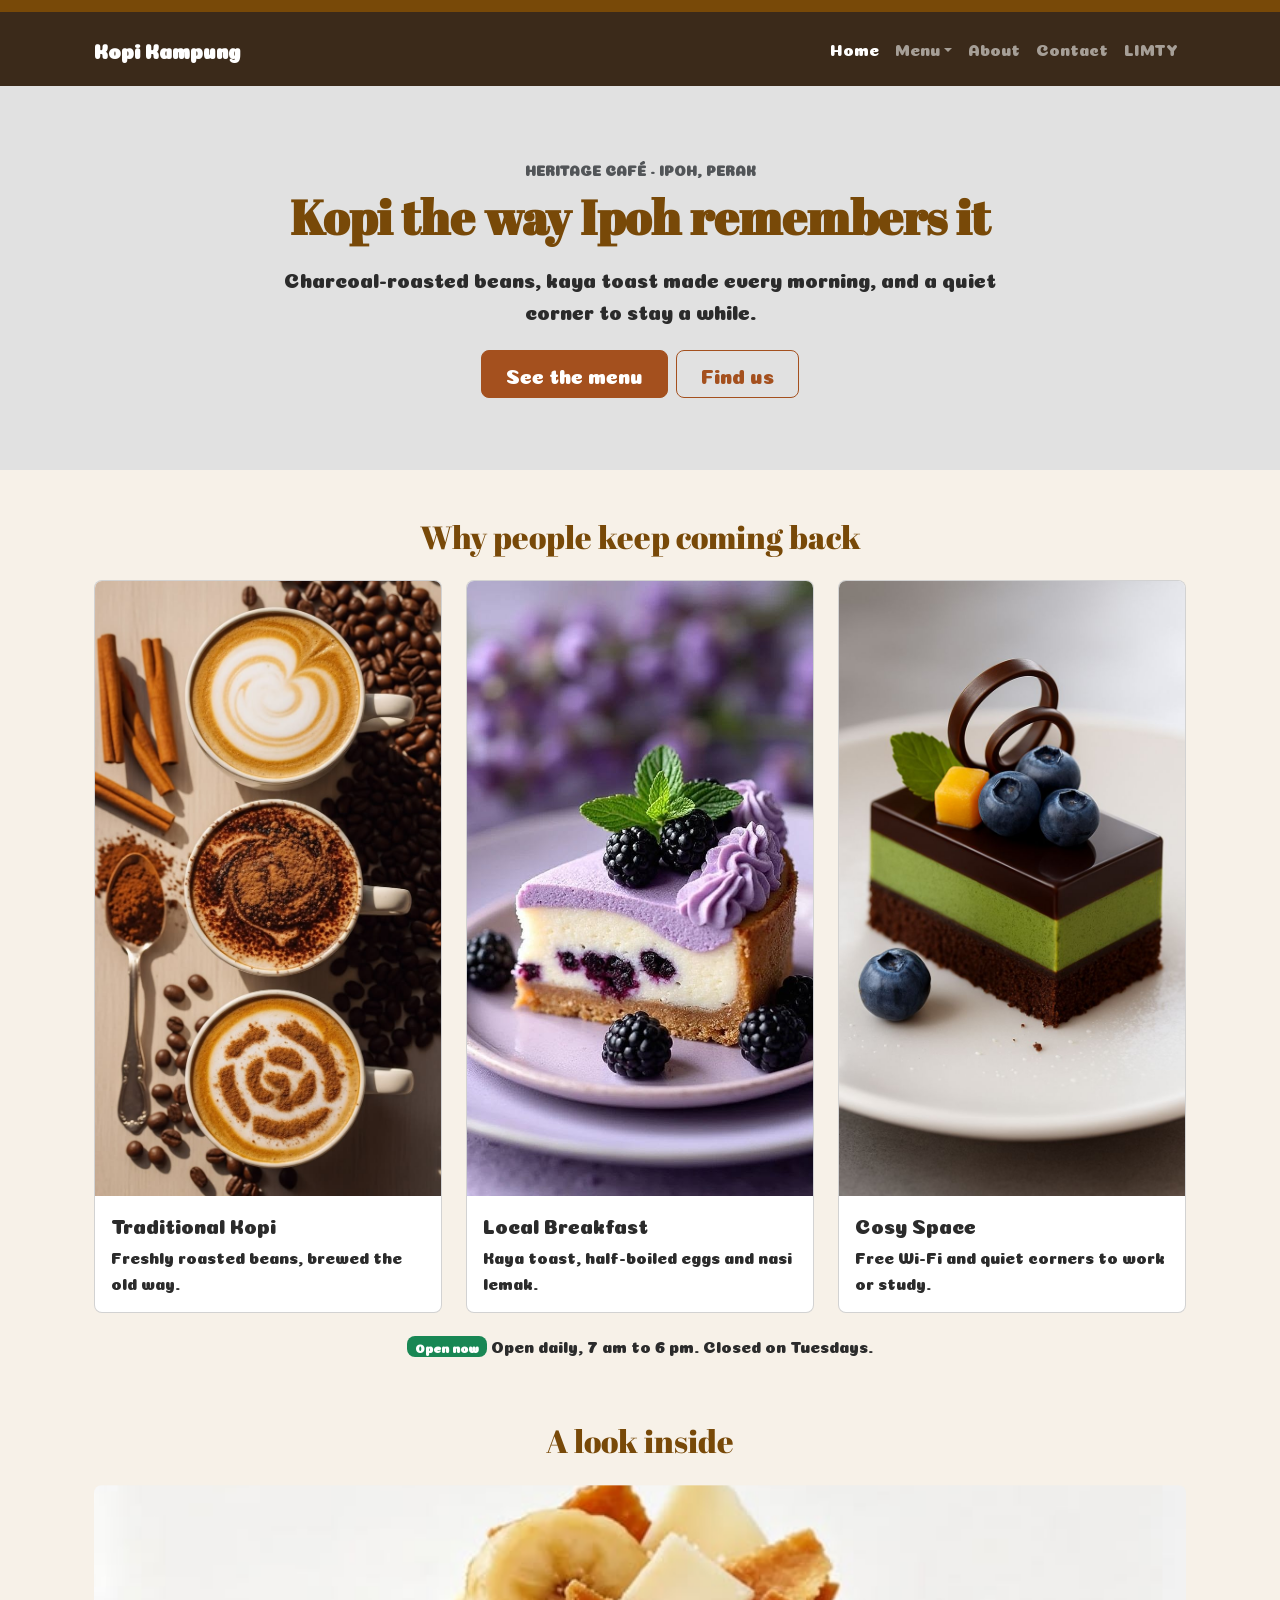
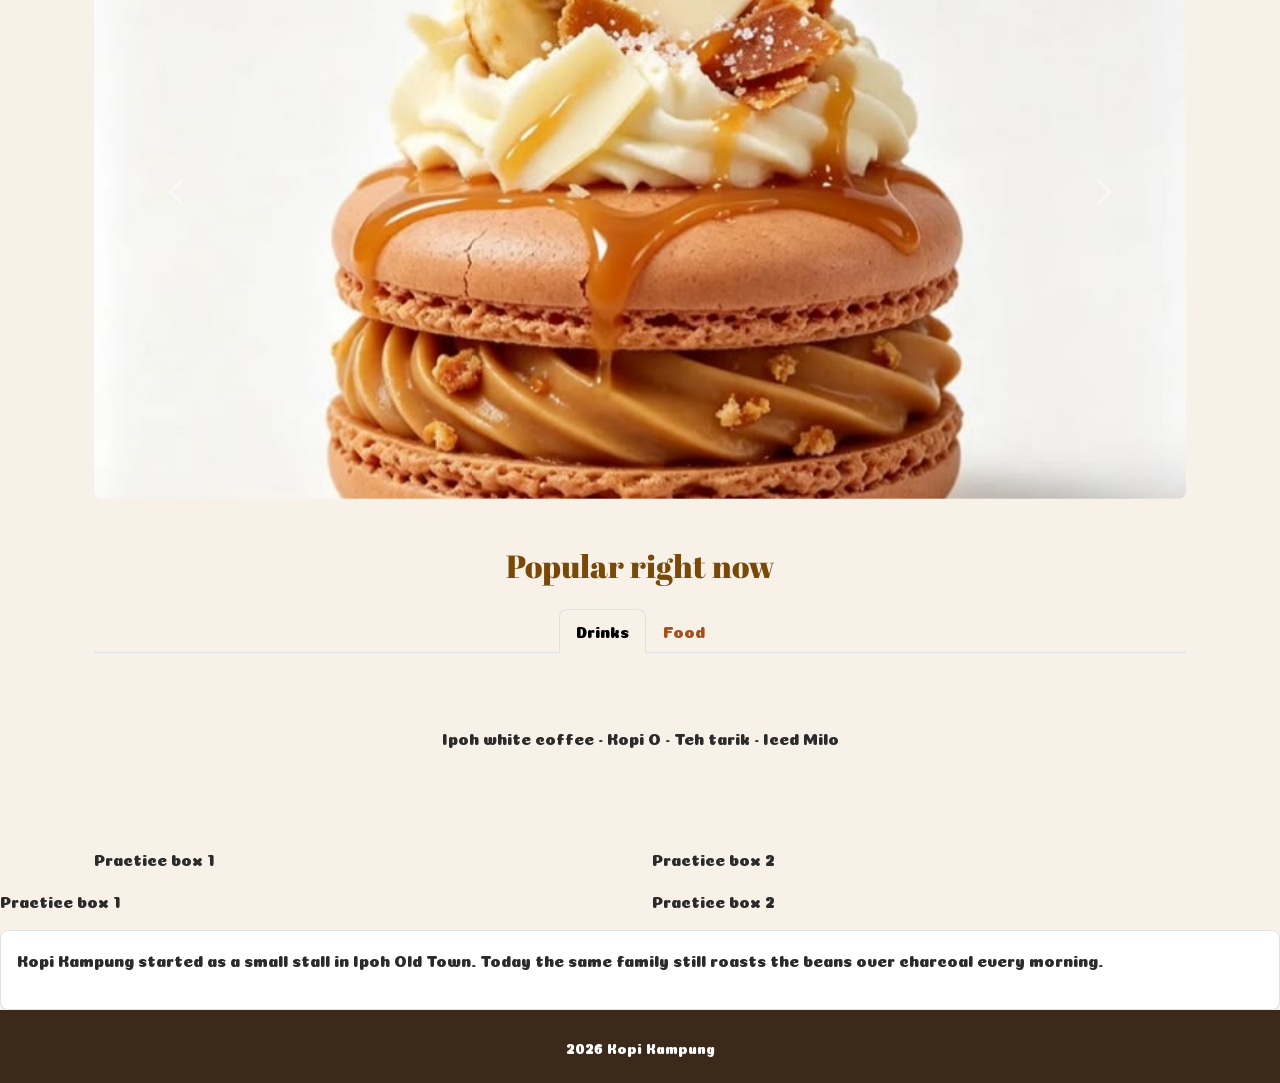
<file: index.html>
<!DOCTYPE html>
<html lang="en">

<head>
  <meta charset="UTF-8">
  <meta name="viewport" content="width=device-width, initial-scale=1">
  <title>Kopi Kampung | Home</title>

  <link rel="preconnect" href="https://fonts.googleapis.com">
  <link rel="preconnect" href="https://fonts.gstatic.com" crossorigin>
  <link href="https://fonts.googleapis.com/css2?family=Abril+Fatface&family=Coiny&display=swap" rel="stylesheet">
  <link href="https://fonts.googleapis.com/css2?family=Coiny&display=swap" rel="stylesheet">

  <link href="css/bootstrap.min.css" rel="stylesheet">
  <link href="css/style.css" rel="stylesheet">
</head>

<body>

  <nav class="navbar navbar-expand-lg bg-dark sticky-top" data-bs-theme="dark">
    <div class="container">
      <a class="navbar-brand fw-bold" href="index.html">Kopi Kampung</a>
      <button class="navbar-toggler" type="button" data-bs-toggle="collapse" data-bs-target="#mainNav"
        aria-controls="mainNav" aria-expanded="false" aria-label="Toggle navigation">
        <span class="navbar-toggler-icon"></span>
      </button>
      <div class="collapse navbar-collapse" id="mainNav">
        <ul class="navbar-nav ms-auto mb-2 mb-lg-0">
          <li class="nav-item">
            <a class="nav-link active" aria-current="page" href="index.html">Home</a>
          </li>

          <li class="nav-item dropdown">
            <a class="nav-link dropdown-toggle" href="#" role="button" data-bs-toggle="dropdown"
              aria-expanded="false">Menu</a>
            <ul class="dropdown-menu">
              <li><a class="dropdown-item" href="menu-drinks.html">Drinks</a></li>
              <li><a class="dropdown-item" href="menu-food.html">Food</a></li>
              <li><a class="dropdown-item" href="menu-cake.html">Cakes</a></li>
            </ul>
          </li>

          <li class="nav-item">
            <a class="nav-link" href="about.html">About</a>
          </li>
          <li class="nav-item">
            <a class="nav-link" href="contact.html">Contact</a>
          </li>
          <li class="nav-item">
            <a class="nav-link" href="limty.html">LIMTY</a>
          </li>
        </ul>
      </div>
    </div>
  </nav>

  <header class="bg-body-tertiary py-5">
    <div class="container py-lg-4">
      <div class="row justify-content-center">
        <div class="col-12 col-lg-8 text-center">
          <p class="text-uppercase small fw-semibold text-body-secondary mb-2">Heritage café · Ipoh, Perak</p>
          <h1 class="display-5 fw-bold mb-3">Kopi the way Ipoh remembers it</h1>
          <p class="lead mb-4">Charcoal-roasted beans, kaya toast made every morning,
            and a quiet corner to stay a while.</p>
          <div class="d-grid gap-2 d-sm-flex justify-content-sm-center">
            <a href="menu-drinks.html" class="btn btn-primary btn-lg px-4">See the menu</a>
            <button type="button" class="btn btn-outline-primary btn-lg px-4" data-bs-toggle="modal"
              data-bs-target="#findUsModal">Find us</button>
          </div>
        </div>
      </div>
    </div>
  </header>

  <main class="container py-5">
    <h2 class="text-center mb-4">
      Why people keep coming back
    </h2>
    <div class="row g-4">
      <div class="col-12 col-md-6 col-lg-4">
<div class="card h-100">
<img src="images/19.jpg" class="card-img-top"
alt="Kopi on a marble table">
<div class="card-body">
<h3 class="card-title h5">Traditional Kopi</h3>
<p class="card-text">Freshly roasted beans, brewed the old way.</p>
</div>
</div>
      </div>
      <div class="col-12 col-md-6 col-lg-4">
<div class="card h-100">
<img src="images/7.jpg" class="card-img-top"
alt="Kaya toast with butter">
<div class="card-body">
<h3 class="card-title h5">Local Breakfast</h3>
<p class="card-text">Kaya toast, half-boiled eggs and nasi lemak.</p>
</div>
</div>
      </div>
      <div class="col-12 col-md-12 col-lg-4">
<div class="card h-100">
<img src="images/5.jpg" class="card-img-top"
alt="Old patterned floor tiles">
<div class="card-body">
<h3 class="card-title h5">Cosy Space</h3>
<p class="card-text">Free Wi-Fi and quiet corners to work or study.</p>
</div>
</div>
      </div>
    </div>

    <div class="row g-3 g-lg-3 align-items-center my-1">
      <div class="col-12 ">
        <p class="mb-3 text-center"><span class="badge text-bg-success">Open now</span>
          Open daily, 7 am to 6 pm. Closed on Tuesdays.</p>
      </div>
    </div>

    <!-- CAROUSEL: photos that slide -->
<h2 class="text-center mt-5 mb-4">A look inside</h2>

<div id="shopCarousel" class="carousel slide carousel-fade"
data-bs-ride="carousel" data-bs-interval="2000">

<div id="shopCarousel" class="carousel slide" data-bs-ride="carousel">
  <div class="carousel-inner rounded">
    <div class="carousel-item active">
      <img src="images/22.jpg" class="d-block w-100" alt="Kopi Kampung shopfront">
    </div>
    <div class="carousel-item">
      <img src="images/23.jpg" class="d-block w-100" alt="Front counter">
    </div>
    <div class="carousel-item">
      <img src="images/24.jpg" class="d-block w-100" alt="Charcoal roaster">
    </div>
  </div>

<button class="carousel-control-prev" type="button" data-bs-target="#shopCarousel" data-bs-slide="prev">
  <span class="carousel-control-prev-icon" aria-hidden="true"></span>
  <span class="visually-hidden">Previous</span>
</button>
<button class="carousel-control-next" type="button" data-bs-target="#shopCarousel" data-bs-slide="next">
  <span class="carousel-control-next-icon" aria-hidden="true"></span>
  <span class="visually-hidden">Next</span>
</button>

</button>
</div>
<!-- TABS: one panel at a time -->
<h2 class="text-center mt-5 mb-4">Popular right now</h2>
<ul class="nav nav-tabs justify-content-center">
  <li class="nav-item">
    <button class="nav-link active" type="button" data-bs-toggle="tab" data-bs-target="#drinks">Drinks</button>

  </li>
  <li class="nav-item">
    <button class="nav-link" type="button" data-bs-toggle="tab" data-bs-target="#food">Food</button>

  </li>
</ul>

</div>
<div class="text-center mt-5">

    </ul>
    <div class="tab-content pt-4 text-center">
      <div class="tab-pane fade show active" id="drinks">
        <p>Ipoh white coffee · Kopi O · Teh tarik · Iced Milo</p>
      </div>
      <div class="tab-pane fade" id="food">
        <p>Kaya butter toast · Half-boiled eggs · Nasi lemak</p>
      </div>
    </div>
    <div class="text-center mt-5">


  </main>



  <!-- PRACTICE: a row with no container -->

<div class="container">
<div class="row">
<div class="col-12 col-md-6"><p>Practice box 1</p></div>
<div class="col-12 col-md-6"><p>Practice box 2</p></div>
</div>
</div>

<div class="row">
<div class="col-12 col-md-6"><p>Practice box 1</p></div>
<div class="col-12 col-md-6"><p>Practice box 2</p></div>
</div>
<!-- PRACTICE: a box with a fixed height -->
<div class="p-3 bg-white border rounded" style="height: 80px">
  <p>Kopi Kampung started as a small stall in Ipoh Old Town. Today the same
    family still roasts the beans over charcoal every morning.</p>
</div>




  <footer class="bg-dark text-white py-4">
    <div class="container text-center">
      <small>2026 Kopi Kampung</small>

    </div>
  </footer>

  </footer>
  <!-- 5. MODAL: opens from the Find us button -->
  <div class="modal fade" id="findUsModal" tabindex="-1" aria-labelledby="findUsTitle" aria-hidden="true">
    <div class="modal-dialog modal-dialog-centered">
      <div class="modal-content">
        <div class="modal-header">
          <h2 class="modal-title h5" id="findUsTitle">Find us</h2>
          <button type="button" class="btn-close" data-bs-dismiss="modal" aria-label="Close"></button>
        </div>
        <div class="modal-body">
          <p class="mb-1"><b>Ipoh Old Town, Perak</b></p>
          <p>Open daily, 7 am to 6 pm. Closed on Tuesdays.</p>
          <a href="contact.html" class="btn btn-primary">Send us a message</a>
        </div>
      </div>
    </div>
  </div>


  <script src="js/bootstrap.bundle.min.js"></script>
  <script src="js/script.js"></script>


</body>

</html>
</file>
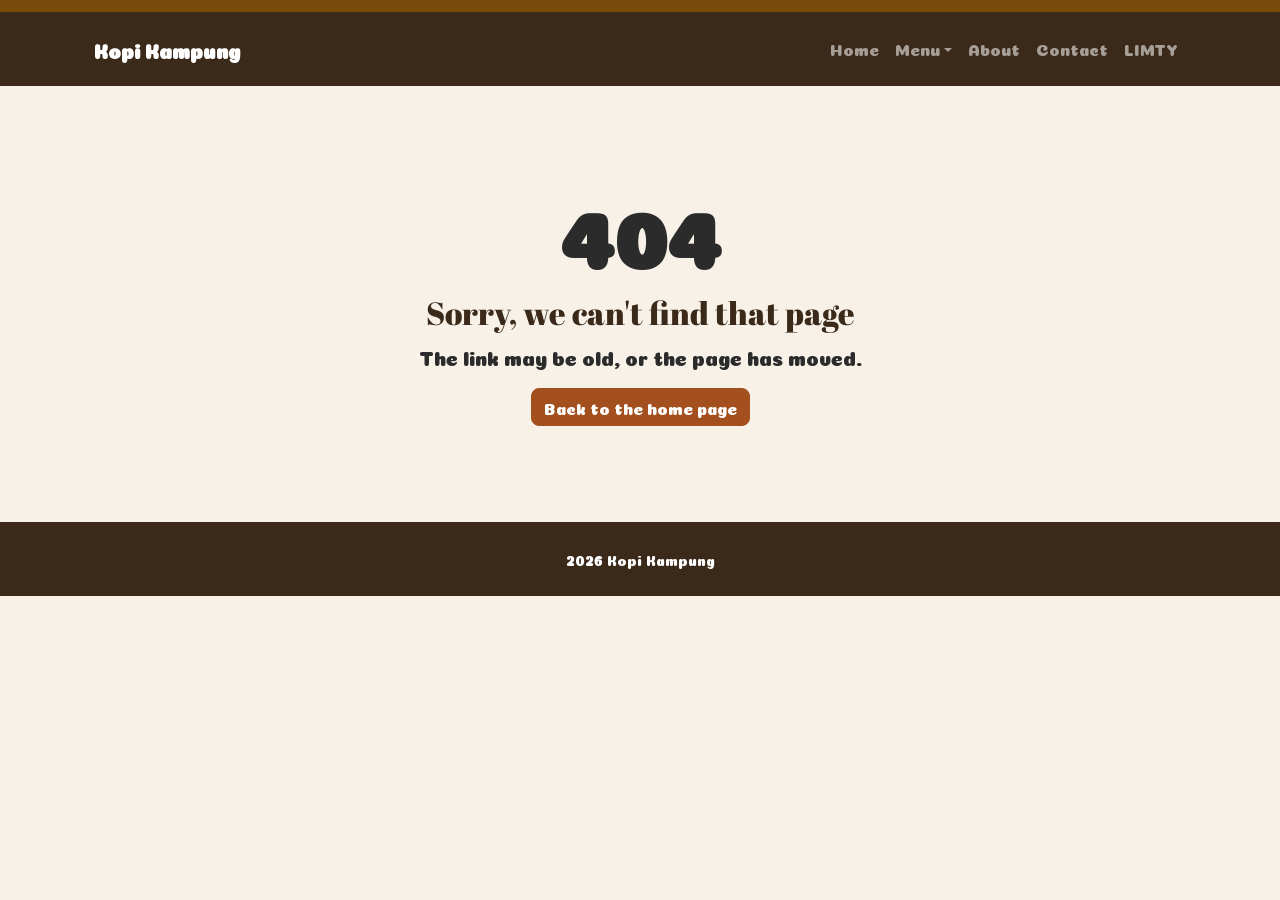
<file: about.html>
<!DOCTYPE html>
<html lang="en">

<head>
  <meta charset="UTF-8">
  <meta name="viewport" content="width=device-width, initial-scale=1">
  <title>Page not found . Kopi Kampung</title>

  <link rel="preconnect" href="https://fonts.googleapis.com">
  <link rel="preconnect" href="https://fonts.gstatic.com" crossorigin>
  <link href="https://fonts.googleapis.com/css2?family=Abril+Fatface&family=Coiny&display=swap" rel="stylesheet">
  <link href="https://fonts.googleapis.com/css2?family=Coiny&display=swap" rel="stylesheet">

  <link href="css/bootstrap.min.css" rel="stylesheet">
  <link href="css/style.css" rel="stylesheet">
</head>

<body>

  <nav class="navbar navbar-expand-lg bg-dark sticky-top" data-bs-theme="dark">
    <div class="container">
      <a class="navbar-brand fw-bold" href="index.html">Kopi Kampung</a>
      <button class="navbar-toggler" type="button" data-bs-toggle="collapse" data-bs-target="#mainNav"
        aria-controls="mainNav" aria-expanded="false" aria-label="Toggle navigation">
        <span class="navbar-toggler-icon"></span>
      </button>
      <div class="collapse navbar-collapse" id="mainNav">
        <ul class="navbar-nav ms-auto mb-2 mb-lg-0">
          <li class="nav-item">
            <a class="nav-link " href="index.html">Home</a>
          </li>

          <li class="nav-item dropdown">
            <a class="nav-link dropdown-toggle" href="#" role="button" data-bs-toggle="dropdown"
              aria-expanded="false">Menu</a>
            <ul class="dropdown-menu">
              <li><a class="dropdown-item" href="menu-drinks.html">Drinks</a></li>
              <li><a class="dropdown-item" href="menu-food.html">Food</a></li>
              <li><a class="dropdown-item" href="menu-cake.html">Cakes</a></li>
            </ul>
          </li>

          <li class="nav-item">
            <a class="nav-link " href="about.html">About</a>
          </li>
          <li class="nav-item">
            <a class="nav-link" href="contact.html">Contact</a>
          </li>
          <li class="nav-item">
            <a class="nav-link" href="limty.html">LIMTY</a>
          </li>
        </ul>
      </div>
    </div>
  </nav>




  <main class="container py-5">


        <section class="text-center py-5">
      <p class="display-1 fw-bold">404</p>
      <h1 class="h2">Sorry, we can't find that page</h1>
      <p class="lead">
        The link may be old, or the page has moved.
      </p>
      <a href="index.html" class="btn btn-primary">
        Back to the home page
      </a>
    </section>



  </main>

  <footer class="bg-dark text-white py-4">
    <div class="container text-center">
      <small>2026 Kopi Kampung</small>
    </div>
  </footer>

  <script src="js/bootstrap.bundle.min.js"></script>
  <script src="js/script.js"></script>
</body>

</html>
</file>
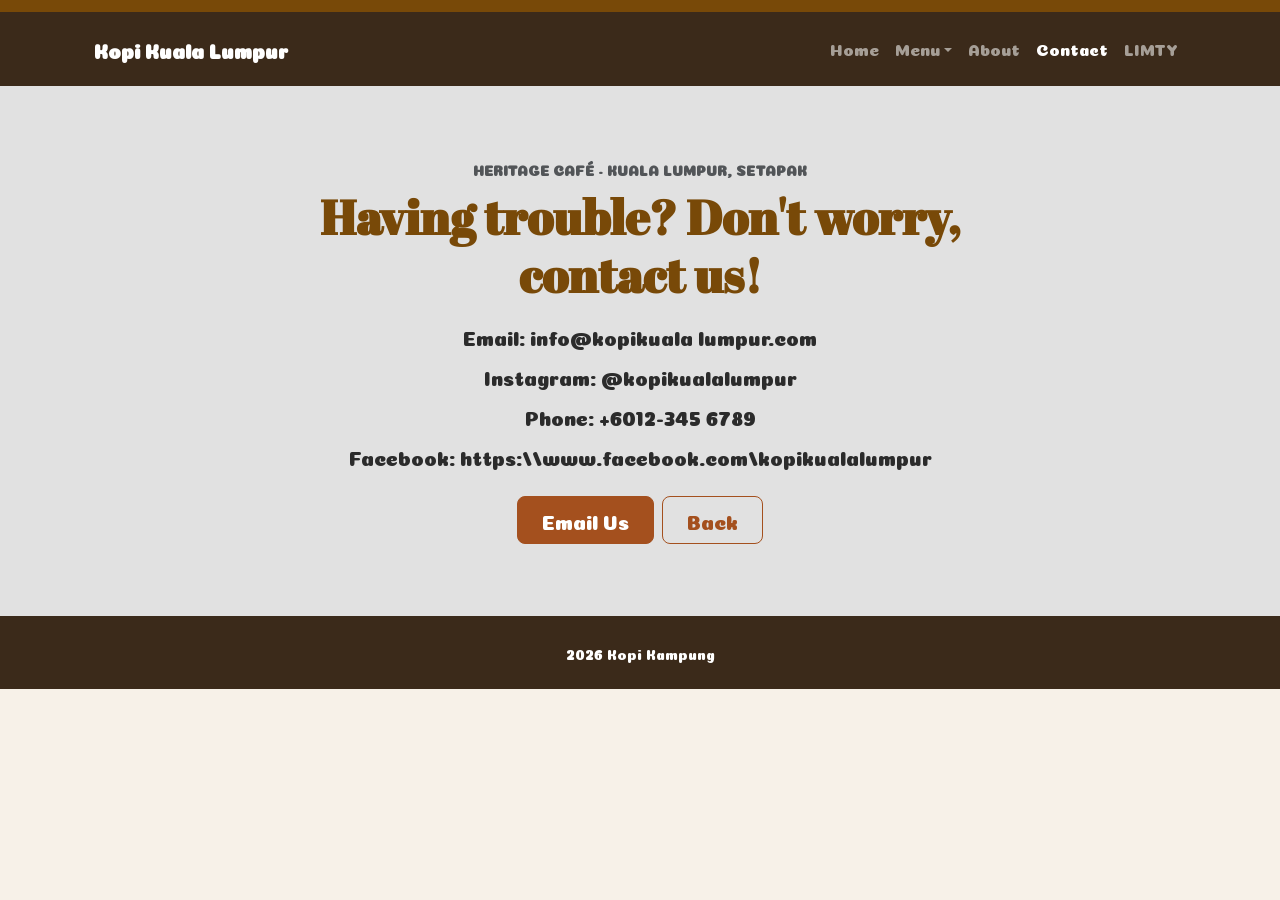
<file: contact-1.html>
<!DOCTYPE html>
<html lang="en">

<head>
  <meta charset="UTF-8">
  <meta name="viewport" content="width=device-width, initial-scale=1">
  <title>Kopi Kuala Lumpur | About</title>

  <link rel="preconnect" href="https://fonts.googleapis.com">
  <link rel="preconnect" href="https://fonts.gstatic.com" crossorigin>
  <link href="https://fonts.googleapis.com/css2?family=Abril+Fatface&family=Coiny&display=swap" rel="stylesheet">
  <link href="https://fonts.googleapis.com/css2?family=Coiny&display=swap" rel="stylesheet">

  <link href="css/bootstrap.min.css" rel="stylesheet">
  <link href="css/style.css" rel="stylesheet">
</head>

<body>

  <nav class="navbar navbar-expand-lg bg-dark sticky-top" data-bs-theme="dark">
    <div class="container">
      <a class="navbar-brand fw-bold" href="index.html">Kopi Kuala Lumpur</a>
      <button class="navbar-toggler" type="button" data-bs-toggle="collapse" data-bs-target="#mainNav"
        aria-controls="mainNav" aria-expanded="false" aria-label="Toggle navigation">
        <span class="navbar-toggler-icon"></span>
      </button>
      <div class="collapse navbar-collapse" id="mainNav">
        <ul class="navbar-nav ms-auto mb-2 mb-lg-0">
          <li class="nav-item">
            <a class="nav-link " href="index.html">Home</a>
          </li>

          <li class="nav-item dropdown">
            <a class="nav-link dropdown-toggle" href="#" role="button" data-bs-toggle="dropdown"
              aria-expanded="false">Menu</a>
            <ul class="dropdown-menu">
              <li><a class="dropdown-item" href="menu-drinks.html">Drinks</a></li>
              <li><a class="dropdown-item" href="menu-food.html">Food</a></li>
              <li><a class="dropdown-item" href="menu-cake.html">Cakes</a></li>
            </ul>
          </li>

          <li class="nav-item">
            <a class="nav-link " href="about.html">About</a>
          </li>
          <li class="nav-item">
            <a class="nav-link active" aria-current="page" href="contact.html">Contact</a>
          </li>
          <li class="nav-item">
            <a class="nav-link" href="index.html">LIMTY</a>
          </li>
        </ul>
      </div>
    </div>
  </nav>

  <header class="bg-body-tertiary py-5">
    <div class="container py-lg-4">
      <div class="row justify-content-center">
        <div class="col-12 col-lg-8 text-center">
          <p class="text-uppercase small fw-semibold text-body-secondary mb-2">Heritage café · Kuala Lumpur, Setapak</p>
          <h1 class="display-5 fw-bold mb-3">Having trouble? Don't worry, contact us!</h1>
          <p class="lead mb-2">Email: info@kopikuala lumpur.com</p>
          <p class="lead mb-2">Instagram: @kopikualalumpur</p>
          <p class="lead mb-2">Phone: +6012-345 6789</p>
          <p class="lead mb-4">Facebook: https://www.facebook.com/kopikualalumpur</p>
          <div class="d-grid gap-2 d-sm-flex justify-content-sm-center">
            <a href="index.html" class="btn btn-primary btn-lg px-4">Email Us</a>
            <a href="index.html" class="btn btn-outline-primary btn-lg px-4">Back</a>
          </div>
        </div>
      </div>
    </div>
  </header>


  <footer class="bg-dark text-white py-4">
    <div class="container text-center">
      <small>2026 Kopi Kampung</small>
    </div>
  </footer>

  <script src="js/bootstrap.bundle.min.js"></script>
  <script src="js/script.js"></script>
</body>

</html>
</file>
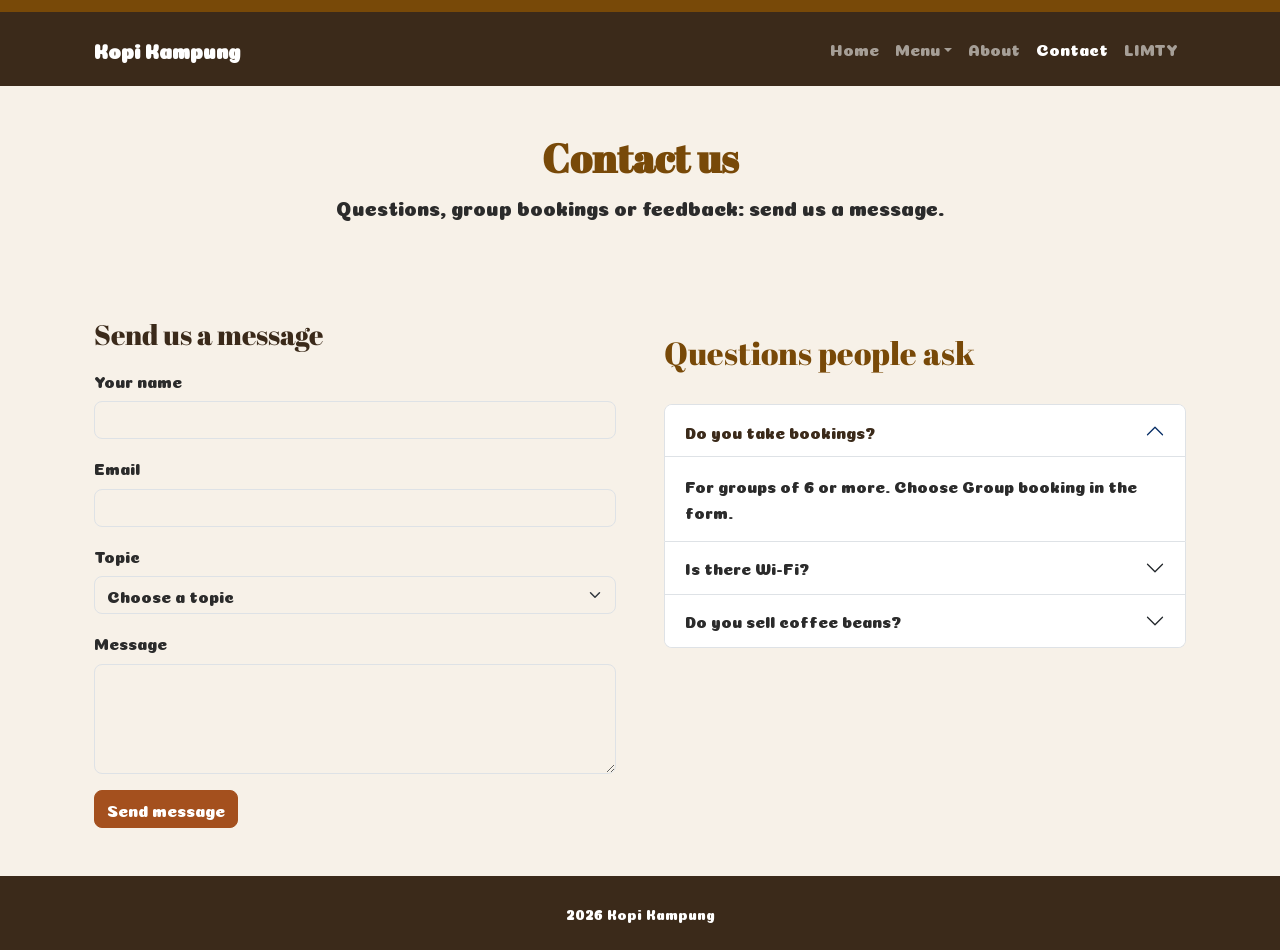
<file: contact.html>
<!DOCTYPE html>
<html lang="en">

<head>
  <meta charset="UTF-8">
  <meta name="viewport" content="width=device-width, initial-scale=1">
  <title>Kopi Kampung | Contact</title>

  <link rel="preconnect" href="https://fonts.googleapis.com">
  <link rel="preconnect" href="https://fonts.gstatic.com" crossorigin>
  <link href="https://fonts.googleapis.com/css2?family=Abril+Fatface&family=Coiny&display=swap" rel="stylesheet">
  <link href="https://fonts.googleapis.com/css2?family=Coiny&display=swap" rel="stylesheet">

  <link href="css/bootstrap.min.css" rel="stylesheet">
  <link href="css/style.css" rel="stylesheet">
</head>

<body>

  <nav class="navbar navbar-expand-lg bg-dark sticky-top" data-bs-theme="dark">
    <div class="container">
      <a class="navbar-brand fw-bold" href="index.html">Kopi Kampung</a>
      <button class="navbar-toggler" type="button" data-bs-toggle="collapse" data-bs-target="#mainNav"
        aria-controls="mainNav" aria-expanded="false" aria-label="Toggle navigation">
        <span class="navbar-toggler-icon"></span>
      </button>
      <div class="collapse navbar-collapse" id="mainNav">
        <ul class="navbar-nav ms-auto mb-2 mb-lg-0">
          <li class="nav-item">
            <a class="nav-link " href="index.html">Home</a>
          </li>

          <li class="nav-item dropdown">
            <a class="nav-link dropdown-toggle" href="#" role="button" data-bs-toggle="dropdown"
              aria-expanded="false">Menu</a>
            <ul class="dropdown-menu">
              <li><a class="dropdown-item" href="menu-drinks.html">Drinks</a></li>
              <li><a class="dropdown-item" href="menu-food.html">Food</a></li>
              <li><a class="dropdown-item" href="menu-cake.html">Cakes</a></li>
            </ul>
          </li>

          <li class="nav-item">
            <a class="nav-link " href="about.html">About</a>
          </li>
          <li class="nav-item">
            <a class="nav-link active" aria-current="page" href="contact.html">Contact</a>
          </li>
          <li class="nav-item">
            <a class="nav-link" href="index.html">LIMTY</a>
          </li>
        </ul>
      </div>
    </div>
  </nav>

<header class="py-5 pt-5">
    <div class="row justify-content-center">
      <div class="col-12 col-lg-8 text-center">
        <h1 class="display-6 fw-bold">Contact us</h1>
        <p class="lead mb-0">Questions, group bookings or feedback: send us a message.</p>
      </div>
    </div>
</header>


  <main class="container my-5">
    <div class="row g-4 g-lg-5  mb-5">
      <div class="col-12 col-lg-6">

        <h2 class="h3 mb-3">Send us a message</h2>
        <form id="contact-form">
          <div class="mb-3">
            <label for="name" class="form-label">Your name</label>
            <input type="text" class="form-control" id="name" required minlength="2">
            <div class="invalid-feedback">Please type your name.</div>
          </div>
          <div class="mb-3">
            <label for="email" class="form-label">Email</label>
            <input type="email" class="form-control" id="email" required>
            <div class="invalid-feedback">Please type an email like name@example.com.</div>
          </div>

          <div class="mb-3">
            <label for="topic" class="form-label">Topic</label>
            <select class="form-select" id="topic" required>
              <option value="">Choose a topic</option>
              <option>Group booking (6 or more)</option>
              <option>Feedback</option>
              <option>Something else</option>
            </select>
            <div class="invalid-feedback">Please choose a topic.</div>
          </div>
          <div class="mb-3">
            <label for="message" class="form-label">Message</label>
            <textarea class="form-control" id="message" rows="4" required minlength="10"></textarea>
            <div class="invalid-feedback">Please write at least 10 characters.</div>
          </div>

          <button type="submit" class="btn btn-primary"data-bs-toggle="tooltip" data-bs-title="We reply within 2 working days">Send message</button>
          <div id="form-thanks" class="alert alert-success d-none mt-3" role="alert">
            Thank you! We will reply within 2 working days.
          </div>

        </form>
      </div>
      <div class="col-12 col-lg-6">
        <h2 class="py-3 mb-3">Questions people ask</h2>
        <div class="accordion" id="faq">
          <div class="accordion-item">
            <h3 class="accordion-header">
              <button class="accordion-button" type="button" data-bs-toggle="collapse" data-bs-target="#faq1"
                aria-expanded="true">
                Do you take bookings?
              </button>
            </h3>
            <div id="faq1" class="accordion-collapse collapse show">
              <div class="accordion-body">For groups of 6 or more. Choose Group booking in the form.</div>
            </div>
          </div>

          <div class="accordion-item">
            <h3 class="accordion-header">
              <button class="accordion-button collapsed" type="button" data-bs-toggle="collapse" data-bs-target="#faq2"
                aria-expanded="false">
                Is there Wi-Fi?
              </button>
            </h3>
            <div id="faq2" class="accordion-collapse collapse" data-bs-parent="#faq">
              <div class="accordion-body">Yes, free Wi-Fi. Ask at the counter for the password.</div>
            </div>
          </div>

          <div class="accordion-item">
            <h3 class="accordion-header">
              <button class="accordion-button collapsed" type="button" data-bs-toggle="collapse" data-bs-target="#faq3"
                aria-expanded="false">
                Do you sell coffee beans?
              </button>
            </h3>
            <div id="faq3" class="accordion-collapse collapse" data-bs-parent="#faq">
              <div class="accordion-body">Yes, our charcoal-roasted beans come in 250 g bags.</div>
            </div>
          </div>

        </div>
      </div>
    </div>
  </main>


  <footer class="bg-dark text-white py-4">
    <div class="container text-center">
      <small>2026 Kopi Kampung</small>
    </div>
  </footer>

  <script src="js/bootstrap.bundle.min.js"></script>
  <script src="js/script.js"></script>
</body>

</html>
</file>
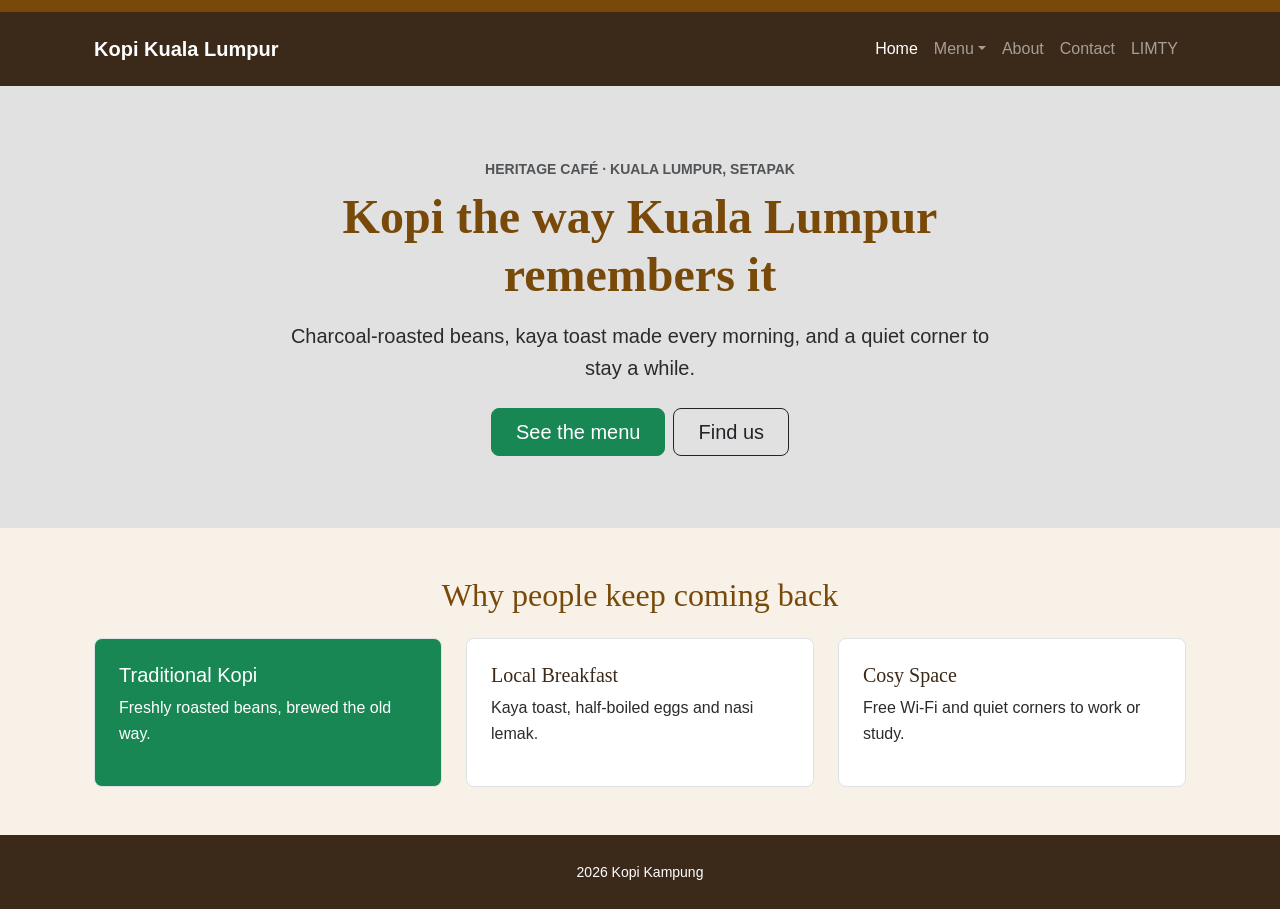
<file: tanyi.html>
<!DOCTYPE html>
<html lang="en">
<head>
  <meta charset="UTF-8">
  <meta name="viewport" content="width=device-width, initial-scale=1">
  <title>Kopi Kuala Lumpur | Home</title>
  <link href="css/bootstrap.min.css" rel="stylesheet">
  <link href="css/style.css" rel="stylesheet">
</head>
<body>

<nav class="navbar navbar-expand-lg bg-dark sticky-top" data-bs-theme="dark">
  <div class="container">
    <a class="navbar-brand fw-bold" href="index.html">Kopi Kuala Lumpur</a>
    <button class="navbar-toggler" type="button" data-bs-toggle="collapse" data-bs-target="#mainNav"
      aria-controls="mainNav" aria-expanded="false" aria-label="Toggle navigation">
      <span class="navbar-toggler-icon"></span>
    </button>
    <div class="collapse navbar-collapse" id="mainNav">
    <ul class="navbar-nav ms-auto mb-2 mb-lg-0">
      <li class="nav-item">
        <a class="nav-link active" aria-current="page" href="index.html">Home</a>
      </li>

<li class="nav-item dropdown">
  <a class="nav-link dropdown-toggle" href="#" role="button" data-bs-toggle="dropdown" aria-expanded="false">Menu</a>
  <ul class="dropdown-menu">
    <li><a class="dropdown-item" href="menu-drinks.html">Drinks</a></li>
    <li><a class="dropdown-item" href="menu-food.html">Food</a></li>
    <li><a class="dropdown-item" href="menu-cake.html">Cakes</a></li>
  </ul>
</li>

      <li class="nav-item">
        <a class="nav-link" href="aboutyi.html">About</a>
      </li>
      <li class="nav-item">
        <a class="nav-link" href="contact.html">Contact</a>
      </li>
        <li class="nav-item">
         <a class="nav-link" href="limty.html">LIMTY</a>
      </li>
    </ul>
    </div>
  </div>
</nav>

<header class="bg-body-tertiary py-5">
  <div class="container py-lg-4">
    <div class="row justify-content-center">
      <div class="col-12 col-lg-8 text-center">
        <p class="text-uppercase small fw-semibold text-body-secondary mb-2">Heritage café · Kuala Lumpur, Setapak</p>
        <h1 class="display-5 fw-bold mb-3">Kopi the way Kuala Lumpur remembers it</h1>
        <p class="lead mb-4">Charcoal-roasted beans, kaya toast made every morning,
          and a quiet corner to stay a while.</p>
        <div class="d-grid gap-2 d-sm-flex justify-content-sm-center">
          <a href="menu-drinks.html" class="btn btn-success btn-lg px-4">See the menu</a>
          <a href="contact.html" class="btn btn-outline-dark btn-lg px-4">Find us</a>
        </div>
      </div>
    </div>
  </div>
</header>

  <main class="container my-5">
    <h2 class="text-center mb-4">
      Why people keep coming back
    </h2>
    <div class="row g-4">
      <div class="col-12 col-md-6 col-lg-4">
        <div class="p-4 bg-success border rounded h-100">
          <h3 class="h5 text-white">Traditional Kopi</h3>
          <p class="text-white">Freshly roasted beans, brewed the old way.</p>
        </div>
      </div>
      <div class="col-12 col-md-6 col-lg-4">
        <div class="p-4 bg-light border rounded h-100">
          <h2 class="h5">Local Breakfast</h2>
          <p>Kaya toast, half-boiled eggs and nasi lemak.</p>
        </div>
      </div>
      <div class="col-12 col-md-12 col-lg-4">
        <div class="p-4 bg-light border rounded h-100">
          <h2 class="h5">Cosy Space</h2>
          <p>Free Wi-Fi and quiet corners to work or study.</p>
        </div>
      </div>
    </div>
  </main>

  <footer class="bg-dark text-white py-4">
    <div class="container text-center">
      <small>2026 Kopi Kampung</small>
    </div>
  </footer>

  <script src="js/bootstrap.bundle.min.js"></script>
  <script src="js/script.js"></script>
</body>
</html>
</file>
<file: css/style.css>
:root {
    --test-colour: hwb(35 3% 53%);

    /* 1. MY BRAND: the values from my style tile */
    --brand-espresso: #3B2A1A;
    /* navbar, footer, headings */
    --brand-cream: #F7F1E8;
    /* page background */
    --brand-charcoal: #2B2B2B;
    /* body text */
    --brand-orange: rgb(164, 80, 30);
    /* buttons */
    --font-heading: "Abril Fatface", Georgia, serif;
    --font-body: "Coiny", Arial, sans-serif;
    --brand-radius: 8px;
    /* rounded corners */
    /* navbar*/
    --hello-wrd: #ffffff;
}

/* 2. BOOTSTRAP: use my brand */
:root {
    --bs-body-bg: var(--brand-cream);
    --bs-body-color: var(--brand-charcoal);
    --bs-body-font-family: var(--font-body);
    --bs-body-font-size: 1rem;
    --bs-body-line-height: 1.6;
    --bs-heading-color: var(--brand-espresso);
    --bs-border-radius: var(--brand-radius);

    --bs-border-radius: var(--brand-radius);
    --bs-dark-rgb: 59, 42, 26;
    --bs-light-rgb: 255, 255, 255;
    --bs-tertiary-bg-rgb: 225, 225, 225;
    
}

/* 4. DARK PARTS (the navbar): the Menu dropdown too */
[data-bs-theme="dark"] {
    --bs-body-bg: var(--brand-espresso);
}

/* 5. BUTTONS: my button colour */
.btn-primary {

    --bs-btn-focus-shadow-rgb: 164, 80, 30;
    --bs-btn-bg: var(--brand-orange);

    --bs-btn-bg: var(--brand-orange);
    --bs-btn-border-color: var(--brand-orange);
    --bs-btn-hover-bg: var(--brand-espresso);
    --bs-btn-hover-border-color: var(--brand-espresso);
    --bs-btn-active-bg: var(--brand-espresso);
    --bs-btn-active-border-color: var(--brand-espresso);


}

.btn-outline-primary {
    --bs-btn-color: var(--brand-orange);
    --bs-btn-border-color: var(--brand-orange);
    --bs-btn-hover-bg: var(--brand-orange);
    --bs-btn-hover-border-color: var(--brand-orange);
    --bs-btn-active-bg: var(--brand-espresso);
    --bs-btn-active-border-color: var(--brand-espresso);
}

/* 6. SPACING: my spacing */
.container {
    --bs-gutter-x: 3rem;
    /* page sides: 24 px each */
}

.navbar {
    --bs-navbar-padding-y: 1rem;
    /* navbar: 16 px top and bottom */
}

h1,
h2 {
    /* 3. HEADINGS: my heading font */
    font-family: var(--font-heading);
    color: var(--test-colour);

    --bs-tertiary-bg-rgb: 255, 255, 255;
    --bs-success-rgb: 78, 125, 74;

    --bs-tertiary-bg-rgb: 255, 255, 255;
    --bs-link-color-rgb: 164, 80, 30;
    --bs-link-hover-color-rgb: 59, 42, 26;

}

.navbar-brand {
    color: var(--hello-wrd);
}



body {
    border-top: 12px solid var(--test-colour);
}

/* 7. CARDS AND PHOTOS: white cards, same-shape photos */
.card {
--bs-card-bg: white;
}
.card-img-top {
aspect-ratio: 9 / 16;
object-fit: cover;
}

.carousel-item img {
aspect-ratio: 16 / 9;
object-fit: cover;
}

/* 8. TABS: my colours */
.nav-tabs {
--bs-nav-link-color: var(--brand-orange);
--bs-nav-link-hover-color: var(--brand-espresso);
}


/* 9. ACCORDION: my colours */
.accordion {
--bs-accordion-bg: white;
--bs-accordion-active-bg: white;
--bs-accordion-active-color: var(--brand-espresso);
}
</file>
